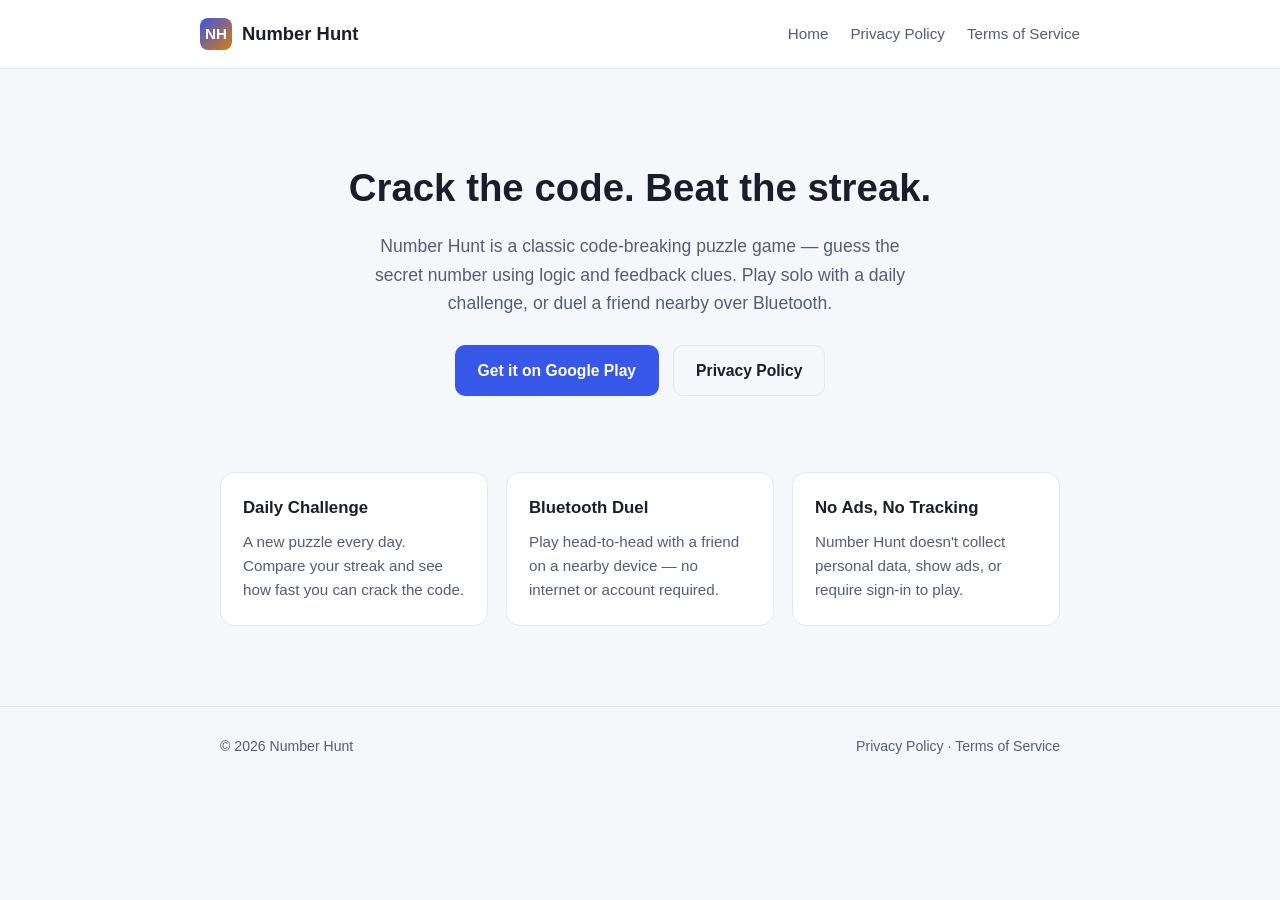
<file: index.html>
<!doctype html>
<html lang="en">
<head>
  <meta charset="utf-8" />
  <meta name="viewport" content="width=device-width, initial-scale=1" />
  <title>Number Hunt — Code-breaking puzzle game</title>
  <meta name="description" content="Number Hunt is a code-breaking puzzle game for Android with a daily challenge and Bluetooth two-player duel mode." />
  <link rel="icon" href="data:image/svg+xml,<svg xmlns=%22http://www.w3.org/2000/svg%22 viewBox=%220 0 100 100%22><rect width=%22100%22 height=%22100%22 rx=%2220%22 fill=%22%236c8cff%22/><text x=%2250%22 y=%2266%22 font-size=%2250%22 text-anchor=%22middle%22 fill=%22white%22 font-family=%22sans-serif%22>N</text></svg>" />
  <link rel="stylesheet" href="assets/style.css" />
</head>
<body>
  <header class="site">
    <div class="wrap nav">
      <a class="brand" href="index.html">
        <span class="logo">NH</span>
        Number Hunt
      </a>
      <nav class="nav-links">
        <a href="index.html">Home</a>
        <a href="privacy.html">Privacy Policy</a>
        <a href="terms.html">Terms of Service</a>
      </nav>
    </div>
  </header>

  <main>
    <div class="wrap">
      <section class="hero">
        <h1>Crack the code. Beat the streak.</h1>
        <p class="lead">
          Number Hunt is a classic code-breaking puzzle game — guess the secret number
          using logic and feedback clues. Play solo with a daily challenge, or duel a
          friend nearby over Bluetooth.
        </p>
        <div class="cta-row">
          <a class="btn btn-primary" href="https://play.google.com/store/apps">Get it on Google Play</a>
          <a class="btn btn-secondary" href="privacy.html">Privacy Policy</a>
        </div>
      </section>

      <section class="features">
        <div class="card">
          <h3>Daily Challenge</h3>
          <p>A new puzzle every day. Compare your streak and see how fast you can crack the code.</p>
        </div>
        <div class="card">
          <h3>Bluetooth Duel</h3>
          <p>Play head-to-head with a friend on a nearby device — no internet or account required.</p>
        </div>
        <div class="card">
          <h3>No Ads, No Tracking</h3>
          <p>Number Hunt doesn't collect personal data, show ads, or require sign-in to play.</p>
        </div>
      </section>
    </div>
  </main>

  <footer class="site">
    <div class="wrap">
      <span>&copy; <span id="year"></span> Number Hunt</span>
      <span>
        <a href="privacy.html">Privacy Policy</a> ·
        <a href="terms.html">Terms of Service</a>
      </span>
    </div>
  </footer>

  <script>
    document.getElementById("year").textContent = new Date().getFullYear();
  </script>
</body>
</html>
</file>
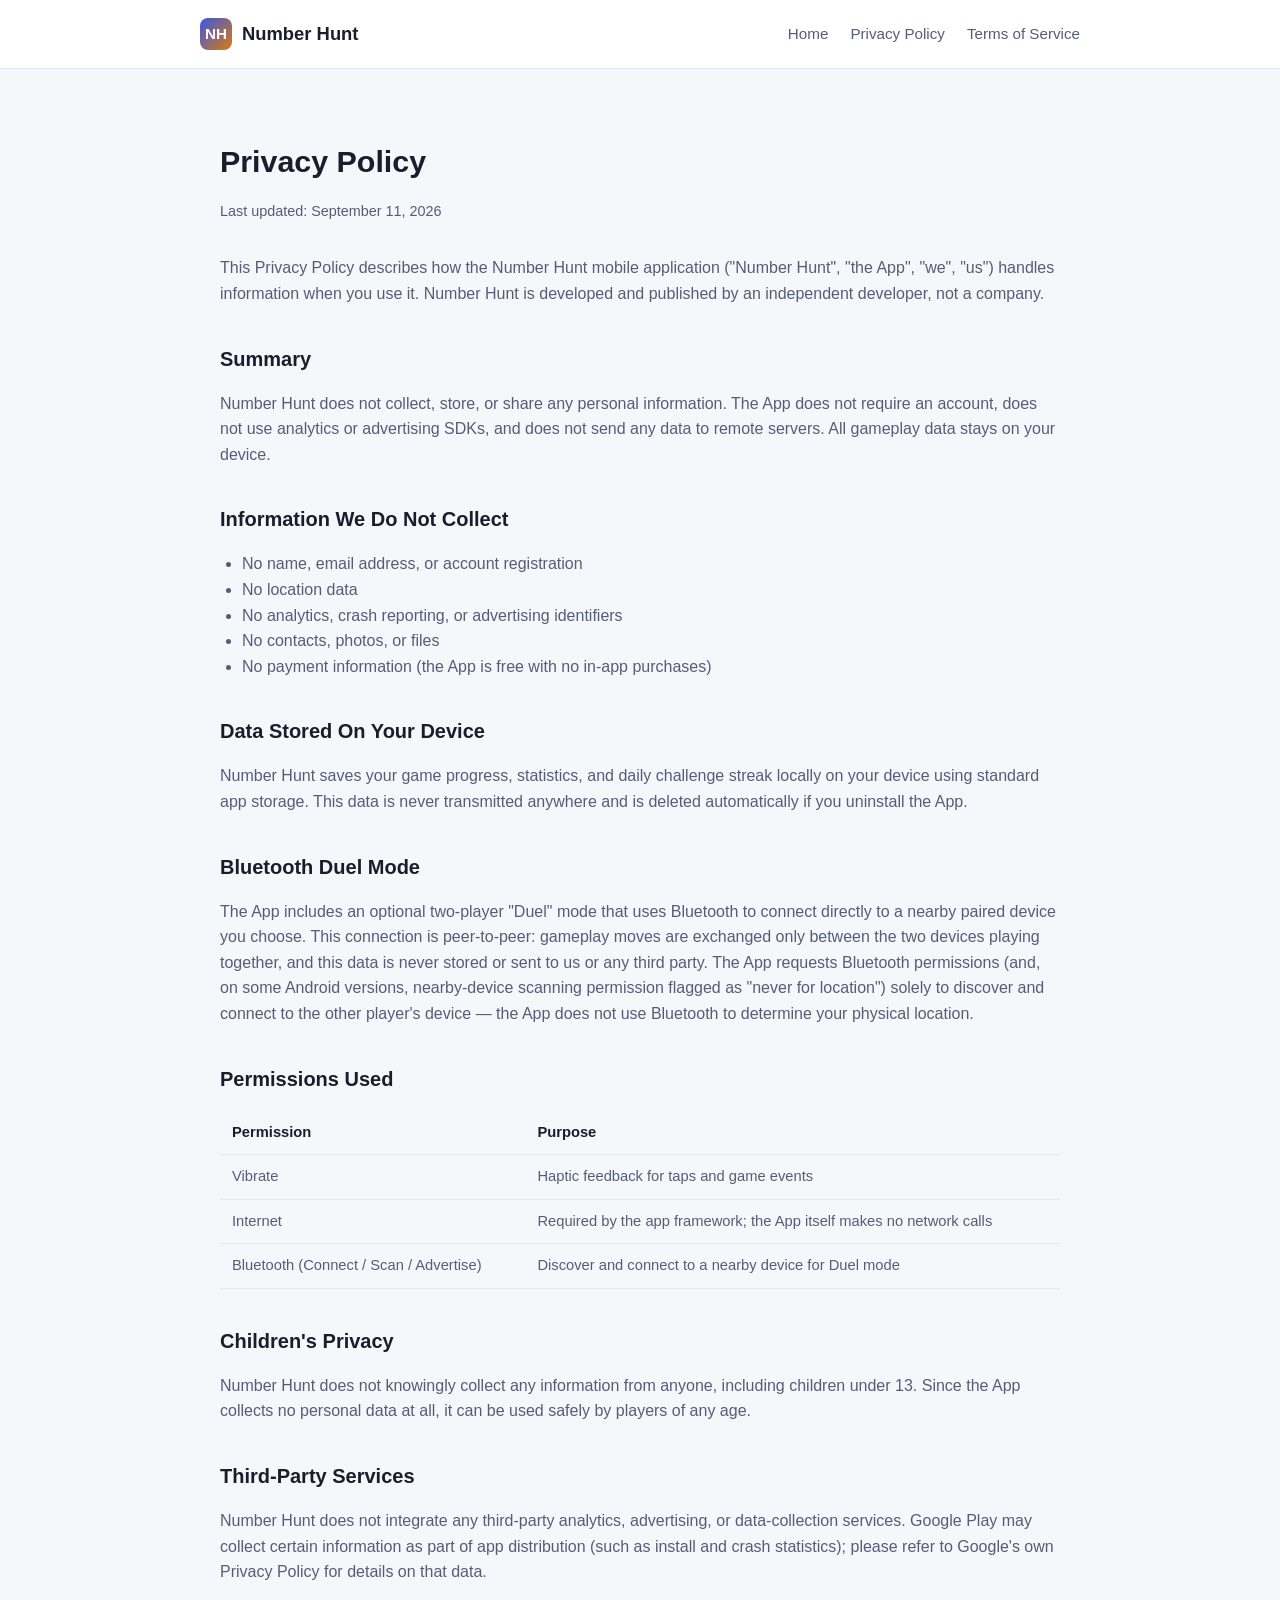
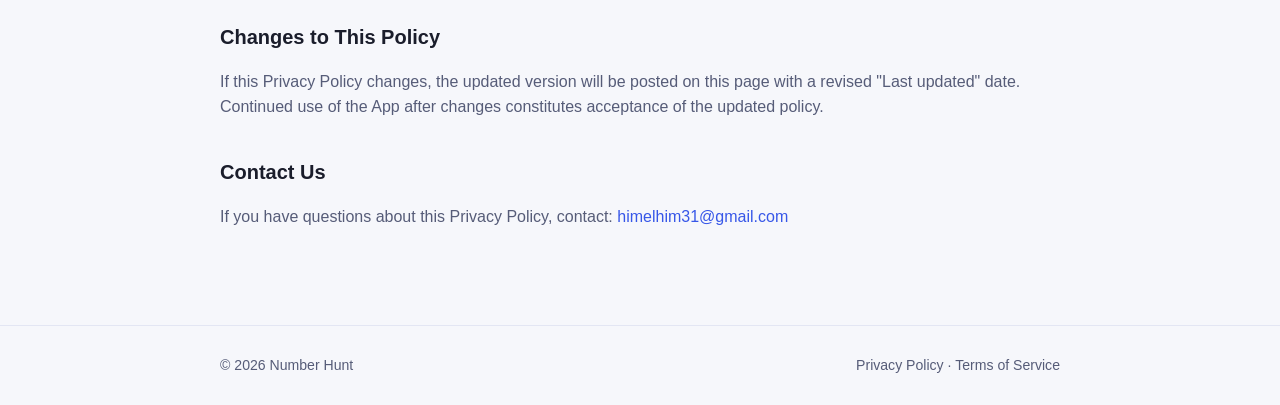
<file: privacy.html>
<!doctype html>
<html lang="en">
<head>
  <meta charset="utf-8" />
  <meta name="viewport" content="width=device-width, initial-scale=1" />
  <title>Privacy Policy — Number Hunt</title>
  <meta name="description" content="Privacy Policy for the Number Hunt Android app." />
  <link rel="stylesheet" href="assets/style.css" />
</head>
<body>
  <header class="site">
    <div class="wrap nav">
      <a class="brand" href="index.html">
        <span class="logo">NH</span>
        Number Hunt
      </a>
      <nav class="nav-links">
        <a href="index.html">Home</a>
        <a href="privacy.html">Privacy Policy</a>
        <a href="terms.html">Terms of Service</a>
      </nav>
    </div>
  </header>

  <main>
    <div class="wrap legal">
      <h1>Privacy Policy</h1>
      <p class="updated">Last updated: September 11, 2026</p>

      <p>
        This Privacy Policy describes how the Number Hunt mobile application
        ("Number Hunt", "the App", "we", "us") handles information when you use it.
        Number Hunt is developed and published by an independent developer, not a company.
      </p>

      <h2>Summary</h2>
      <p>
        Number Hunt does not collect, store, or share any personal information.
        The App does not require an account, does not use analytics or advertising SDKs,
        and does not send any data to remote servers. All gameplay data stays on your device.
      </p>

      <h2>Information We Do Not Collect</h2>
      <ul>
        <li>No name, email address, or account registration</li>
        <li>No location data</li>
        <li>No analytics, crash reporting, or advertising identifiers</li>
        <li>No contacts, photos, or files</li>
        <li>No payment information (the App is free with no in-app purchases)</li>
      </ul>

      <h2>Data Stored On Your Device</h2>
      <p>
        Number Hunt saves your game progress, statistics, and daily challenge streak
        locally on your device using standard app storage. This data is never transmitted
        anywhere and is deleted automatically if you uninstall the App.
      </p>

      <h2>Bluetooth Duel Mode</h2>
      <p>
        The App includes an optional two-player "Duel" mode that uses Bluetooth to
        connect directly to a nearby paired device you choose. This connection is
        peer-to-peer: gameplay moves are exchanged only between the two devices
        playing together, and this data is never stored or sent to us or any third party.
        The App requests Bluetooth permissions (and, on some Android versions, nearby-device
        scanning permission flagged as "never for location") solely to discover and connect
        to the other player's device — the App does not use Bluetooth to determine your
        physical location.
      </p>

      <h2>Permissions Used</h2>
      <table>
        <thead>
          <tr><th>Permission</th><th>Purpose</th></tr>
        </thead>
        <tbody>
          <tr><td>Vibrate</td><td>Haptic feedback for taps and game events</td></tr>
          <tr><td>Internet</td><td>Required by the app framework; the App itself makes no network calls</td></tr>
          <tr><td>Bluetooth (Connect / Scan / Advertise)</td><td>Discover and connect to a nearby device for Duel mode</td></tr>
        </tbody>
      </table>

      <h2>Children's Privacy</h2>
      <p>
        Number Hunt does not knowingly collect any information from anyone, including
        children under 13. Since the App collects no personal data at all, it can be
        used safely by players of any age.
      </p>

      <h2>Third-Party Services</h2>
      <p>
        Number Hunt does not integrate any third-party analytics, advertising, or
        data-collection services. Google Play may collect certain information as part
        of app distribution (such as install and crash statistics); please refer to
        Google's own Privacy Policy for details on that data.
      </p>

      <h2>Changes to This Policy</h2>
      <p>
        If this Privacy Policy changes, the updated version will be posted on this page
        with a revised "Last updated" date. Continued use of the App after changes
        constitutes acceptance of the updated policy.
      </p>

      <h2>Contact Us</h2>
      <p>
        If you have questions about this Privacy Policy, contact:
        <a href="mailto:himelhim31@gmail.com">himelhim31@gmail.com</a>
      </p>
    </div>
  </main>

  <footer class="site">
    <div class="wrap">
      <span>&copy; <span id="year"></span> Number Hunt</span>
      <span>
        <a href="privacy.html">Privacy Policy</a> ·
        <a href="terms.html">Terms of Service</a>
      </span>
    </div>
  </footer>

  <script>
    document.getElementById("year").textContent = new Date().getFullYear();
  </script>
</body>
</html>
</file>
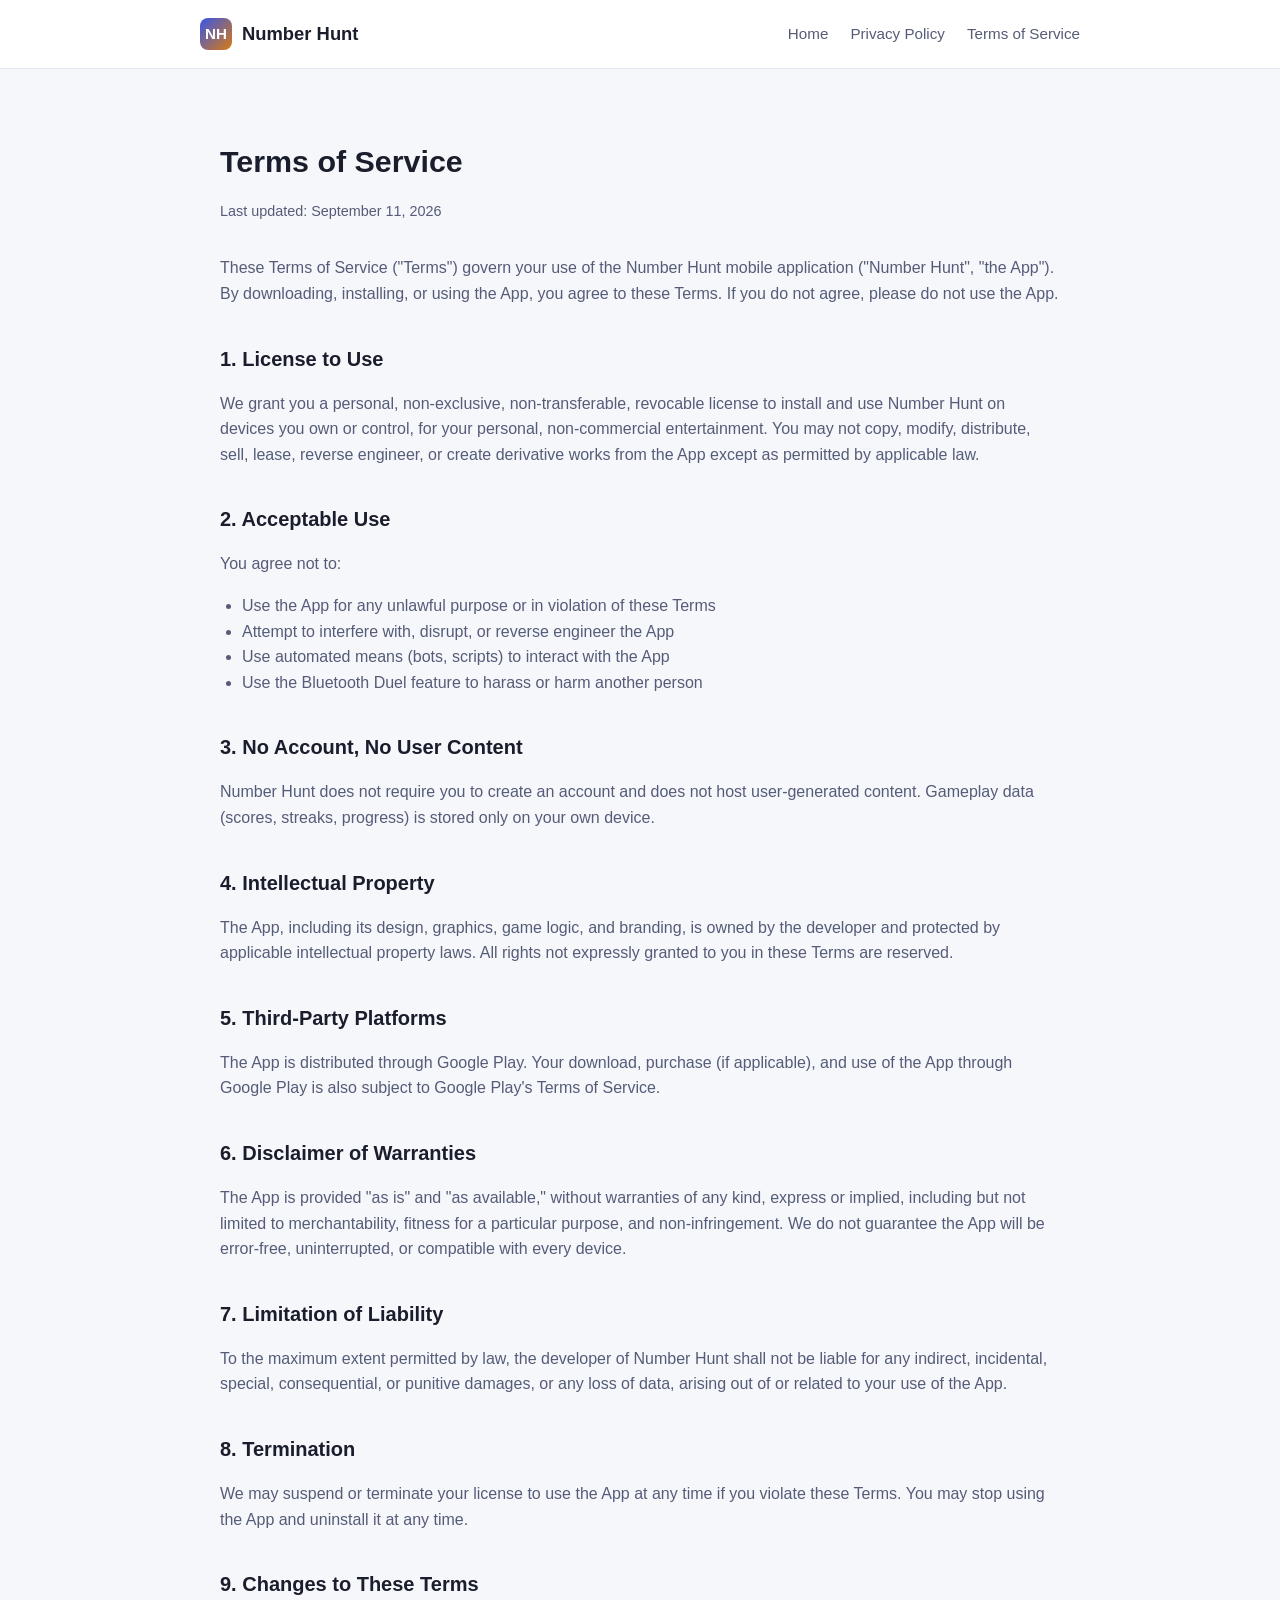
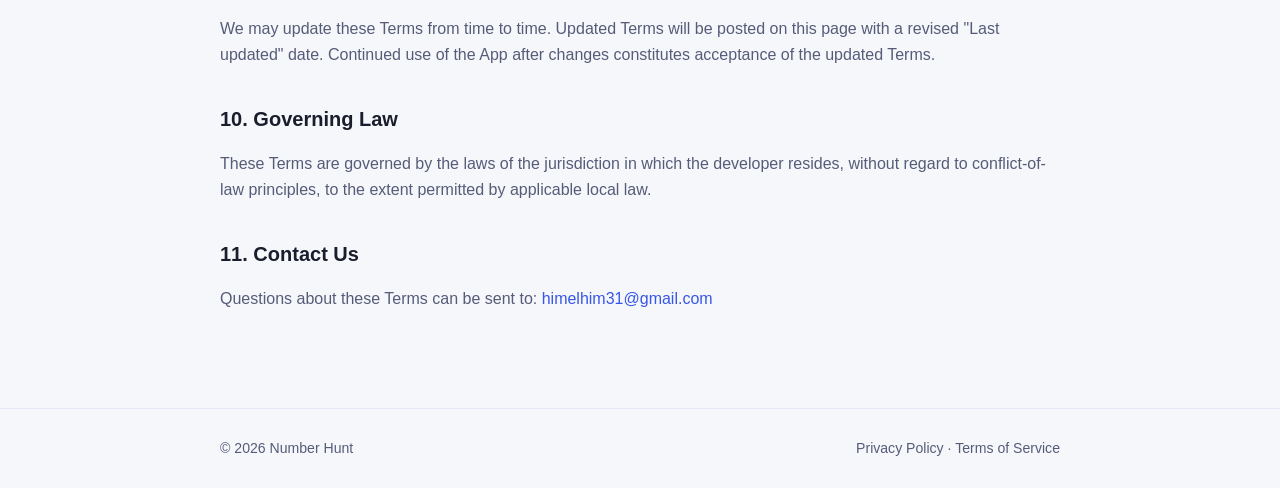
<file: terms.html>
<!doctype html>
<html lang="en">
<head>
  <meta charset="utf-8" />
  <meta name="viewport" content="width=device-width, initial-scale=1" />
  <title>Terms of Service — Number Hunt</title>
  <meta name="description" content="Terms of Service for the Number Hunt Android app." />
  <link rel="stylesheet" href="assets/style.css" />
</head>
<body>
  <header class="site">
    <div class="wrap nav">
      <a class="brand" href="index.html">
        <span class="logo">NH</span>
        Number Hunt
      </a>
      <nav class="nav-links">
        <a href="index.html">Home</a>
        <a href="privacy.html">Privacy Policy</a>
        <a href="terms.html">Terms of Service</a>
      </nav>
    </div>
  </header>

  <main>
    <div class="wrap legal">
      <h1>Terms of Service</h1>
      <p class="updated">Last updated: September 11, 2026</p>

      <p>
        These Terms of Service ("Terms") govern your use of the Number Hunt mobile
        application ("Number Hunt", "the App"). By downloading, installing, or using
        the App, you agree to these Terms. If you do not agree, please do not use the App.
      </p>

      <h2>1. License to Use</h2>
      <p>
        We grant you a personal, non-exclusive, non-transferable, revocable license to
        install and use Number Hunt on devices you own or control, for your personal,
        non-commercial entertainment. You may not copy, modify, distribute, sell, lease,
        reverse engineer, or create derivative works from the App except as permitted by
        applicable law.
      </p>

      <h2>2. Acceptable Use</h2>
      <p>You agree not to:</p>
      <ul>
        <li>Use the App for any unlawful purpose or in violation of these Terms</li>
        <li>Attempt to interfere with, disrupt, or reverse engineer the App</li>
        <li>Use automated means (bots, scripts) to interact with the App</li>
        <li>Use the Bluetooth Duel feature to harass or harm another person</li>
      </ul>

      <h2>3. No Account, No User Content</h2>
      <p>
        Number Hunt does not require you to create an account and does not host
        user-generated content. Gameplay data (scores, streaks, progress) is stored
        only on your own device.
      </p>

      <h2>4. Intellectual Property</h2>
      <p>
        The App, including its design, graphics, game logic, and branding, is owned by
        the developer and protected by applicable intellectual property laws. All rights
        not expressly granted to you in these Terms are reserved.
      </p>

      <h2>5. Third-Party Platforms</h2>
      <p>
        The App is distributed through Google Play. Your download, purchase (if
        applicable), and use of the App through Google Play is also subject to
        Google Play's Terms of Service.
      </p>

      <h2>6. Disclaimer of Warranties</h2>
      <p>
        The App is provided "as is" and "as available," without warranties of any kind,
        express or implied, including but not limited to merchantability, fitness for a
        particular purpose, and non-infringement. We do not guarantee the App will be
        error-free, uninterrupted, or compatible with every device.
      </p>

      <h2>7. Limitation of Liability</h2>
      <p>
        To the maximum extent permitted by law, the developer of Number Hunt shall not
        be liable for any indirect, incidental, special, consequential, or punitive
        damages, or any loss of data, arising out of or related to your use of the App.
      </p>

      <h2>8. Termination</h2>
      <p>
        We may suspend or terminate your license to use the App at any time if you
        violate these Terms. You may stop using the App and uninstall it at any time.
      </p>

      <h2>9. Changes to These Terms</h2>
      <p>
        We may update these Terms from time to time. Updated Terms will be posted on
        this page with a revised "Last updated" date. Continued use of the App after
        changes constitutes acceptance of the updated Terms.
      </p>

      <h2>10. Governing Law</h2>
      <p>
        These Terms are governed by the laws of the jurisdiction in which the developer
        resides, without regard to conflict-of-law principles, to the extent permitted
        by applicable local law.
      </p>

      <h2>11. Contact Us</h2>
      <p>
        Questions about these Terms can be sent to:
        <a href="mailto:himelhim31@gmail.com">himelhim31@gmail.com</a>
      </p>
    </div>
  </main>

  <footer class="site">
    <div class="wrap">
      <span>&copy; <span id="year"></span> Number Hunt</span>
      <span>
        <a href="privacy.html">Privacy Policy</a> ·
        <a href="terms.html">Terms of Service</a>
      </span>
    </div>
  </footer>

  <script>
    document.getElementById("year").textContent = new Date().getFullYear();
  </script>
</body>
</html>
</file>
<file: assets/style.css>
:root {
  --bg: #0f1220;
  --bg-soft: #171b2e;
  --card: #1c2140;
  --text: #eef0fb;
  --text-dim: #a6acc9;
  --accent: #6c8cff;
  --accent-2: #ffb84d;
  --border: #2a3057;
  --radius: 14px;
  --max-width: 880px;
}

@media (prefers-color-scheme: light) {
  :root {
    --bg: #f6f7fb;
    --bg-soft: #ffffff;
    --card: #ffffff;
    --text: #1a1d2b;
    --text-dim: #565c78;
    --accent: #3757e8;
    --accent-2: #d97a12;
    --border: #e3e6f3;
  }
}

* { box-sizing: border-box; }

html, body {
  margin: 0;
  padding: 0;
  background: var(--bg);
  color: var(--text);
  font-family: -apple-system, BlinkMacSystemFont, "Segoe UI", Roboto, Helvetica, Arial, sans-serif;
  line-height: 1.6;
}

a { color: var(--accent); text-decoration: none; }
a:hover { text-decoration: underline; }

.wrap {
  max-width: var(--max-width);
  margin: 0 auto;
  padding: 0 20px;
}

header.site {
  border-bottom: 1px solid var(--border);
  background: var(--bg-soft);
}

.nav {
  display: flex;
  align-items: center;
  justify-content: space-between;
  padding: 18px 0;
}

.brand {
  display: flex;
  align-items: center;
  gap: 10px;
  font-weight: 700;
  font-size: 1.15rem;
  color: var(--text);
}

.brand .logo {
  width: 32px;
  height: 32px;
  border-radius: 8px;
  background: linear-gradient(135deg, var(--accent), var(--accent-2));
  display: flex;
  align-items: center;
  justify-content: center;
  color: white;
  font-weight: 800;
  font-size: 0.95rem;
}

.nav-links {
  display: flex;
  gap: 22px;
  font-size: 0.95rem;
}

.nav-links a { color: var(--text-dim); }
.nav-links a:hover { color: var(--text); }

main { padding: 48px 0 80px; }

.hero {
  text-align: center;
  padding: 40px 0 20px;
}

.hero h1 {
  font-size: 2.4rem;
  margin: 0 0 14px;
}

.hero p.lead {
  color: var(--text-dim);
  font-size: 1.1rem;
  max-width: 560px;
  margin: 0 auto 28px;
}

.cta-row {
  display: flex;
  gap: 14px;
  justify-content: center;
  flex-wrap: wrap;
}

.btn {
  display: inline-block;
  padding: 12px 22px;
  border-radius: 10px;
  font-weight: 600;
  font-size: 0.98rem;
  border: 1px solid transparent;
}

.btn-primary {
  background: var(--accent);
  color: white;
}
.btn-primary:hover { text-decoration: none; opacity: 0.92; }

.btn-secondary {
  background: transparent;
  color: var(--text);
  border-color: var(--border);
}
.btn-secondary:hover { text-decoration: none; border-color: var(--accent); }

.features {
  display: grid;
  grid-template-columns: repeat(auto-fit, minmax(220px, 1fr));
  gap: 18px;
  margin-top: 56px;
}

.card {
  background: var(--card);
  border: 1px solid var(--border);
  border-radius: var(--radius);
  padding: 22px;
}

.card h3 {
  margin: 0 0 8px;
  font-size: 1.05rem;
}

.card p {
  margin: 0;
  color: var(--text-dim);
  font-size: 0.95rem;
}

.legal h1 {
  font-size: 1.9rem;
  margin-bottom: 4px;
}

.legal .updated {
  color: var(--text-dim);
  font-size: 0.9rem;
  margin-bottom: 32px;
}

.legal h2 {
  font-size: 1.25rem;
  margin-top: 36px;
  margin-bottom: 10px;
}

.legal p, .legal li {
  color: var(--text-dim);
}

.legal ul { padding-left: 22px; }

.legal table {
  width: 100%;
  border-collapse: collapse;
  margin: 16px 0;
}

.legal th, .legal td {
  text-align: left;
  padding: 10px 12px;
  border-bottom: 1px solid var(--border);
  font-size: 0.92rem;
}

.legal th { color: var(--text); }
.legal td { color: var(--text-dim); }

footer.site {
  border-top: 1px solid var(--border);
  padding: 28px 0;
  color: var(--text-dim);
  font-size: 0.88rem;
}

footer.site .wrap {
  display: flex;
  justify-content: space-between;
  flex-wrap: wrap;
  gap: 10px;
}

footer.site a { color: var(--text-dim); }
footer.site a:hover { color: var(--text); }
</file>
